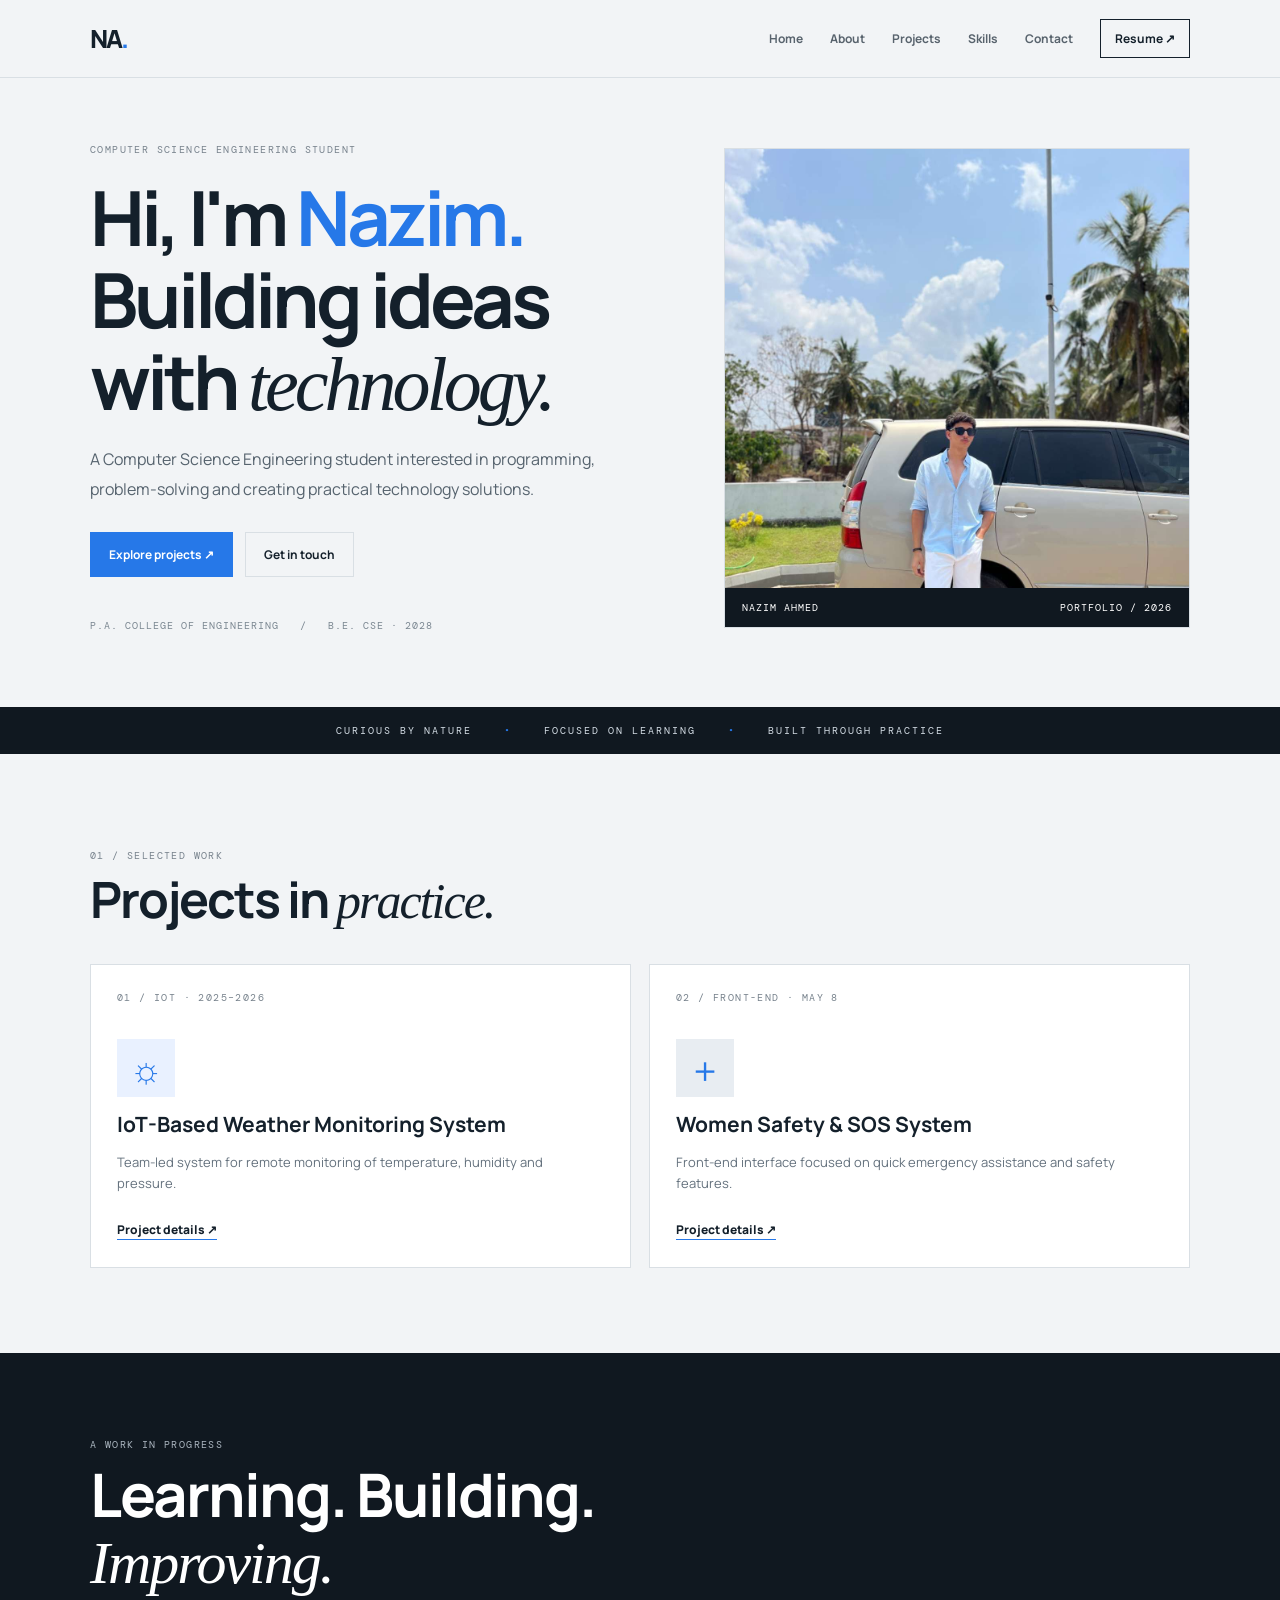
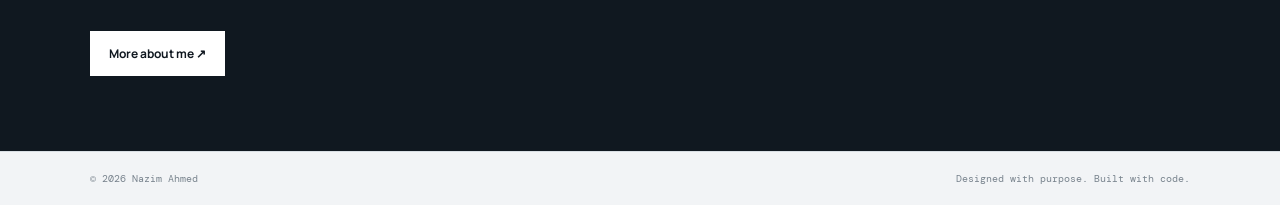
<file: index.html>
<!doctype html><html lang="en"><head><meta charset="UTF-8"><meta name="viewport" content="width=device-width, initial-scale=1"><meta name="description" content="Nazim Ahmed — Computer Science Engineering student portfolio"><link rel="stylesheet" href="style.css"><script src="script.js" defer></script><title>Nazim Ahmed | Portfolio</title></head><body><header><a class="logo" href="index.html">NA<span>.</span></a><button class="menu" aria-label="Toggle menu">☰</button><nav><a href="index.html">Home</a><a href="about.html">About</a><a href="projects.html">Projects</a><a href="skills.html">Skills</a><a href="contact.html">Contact</a><a class="resume" href="public/resume.pdf" target="_blank">Resume ↗</a></nav></header><main>
<section class="hero wrap"><div><p class="eyebrow">COMPUTER SCIENCE ENGINEERING STUDENT</p><h1>Hi, I'm <b>Nazim.</b><br>Building ideas<br>with <i>technology.</i></h1><p class="lead">A Computer Science Engineering student interested in programming, problem-solving and creating practical technology solutions.</p><div class="actions"><a class="btn" href="projects.html">Explore projects ↗</a><a class="btn outline" href="contact.html">Get in touch</a></div><p class="meta">P.A. COLLEGE OF ENGINEERING&nbsp;&nbsp; / &nbsp;&nbsp;B.E. CSE · 2028</p></div><div class="portrait"><img src="public/images/nazim-photo.jpg" alt="Nazim Ahmed"><div class="caption">NAZIM AHMED <span>PORTFOLIO / 2026</span></div></div></section>
<div class="ticker">CURIOUS BY NATURE <span>•</span> FOCUSED ON LEARNING <span>•</span> BUILT THROUGH PRACTICE</div>
<section class="wrap section"><div class="heading"><p class="eyebrow">01 / SELECTED WORK</p><h2>Projects in <i>practice.</i></h2></div><div class="cards"><article><small>01 / IOT · 2025–2026</small><div class="symbol">☼</div><h3>IoT-Based Weather Monitoring System</h3><p>Team-led system for remote monitoring of temperature, humidity and pressure.</p><a href="projects.html#weather">Project details ↗</a></article><article><small>02 / FRONT-END · MAY 8</small><div class="symbol pale">＋</div><h3>Women Safety &amp; SOS System</h3><p>Front-end interface focused on quick emergency assistance and safety features.</p><a href="projects.html#sos">Project details ↗</a></article></div></section>
<section class="dark"><div class="wrap"><p class="eyebrow">A WORK IN PROGRESS</p><h2>Learning. Building.<br><i>Improving.</i></h2><a class="btn light" href="about.html">More about me ↗</a></div></section></main><footer><span>© <span id="year"></span> Nazim Ahmed</span><span>Designed with purpose. Built with code.</span></footer></body></html>
</file>
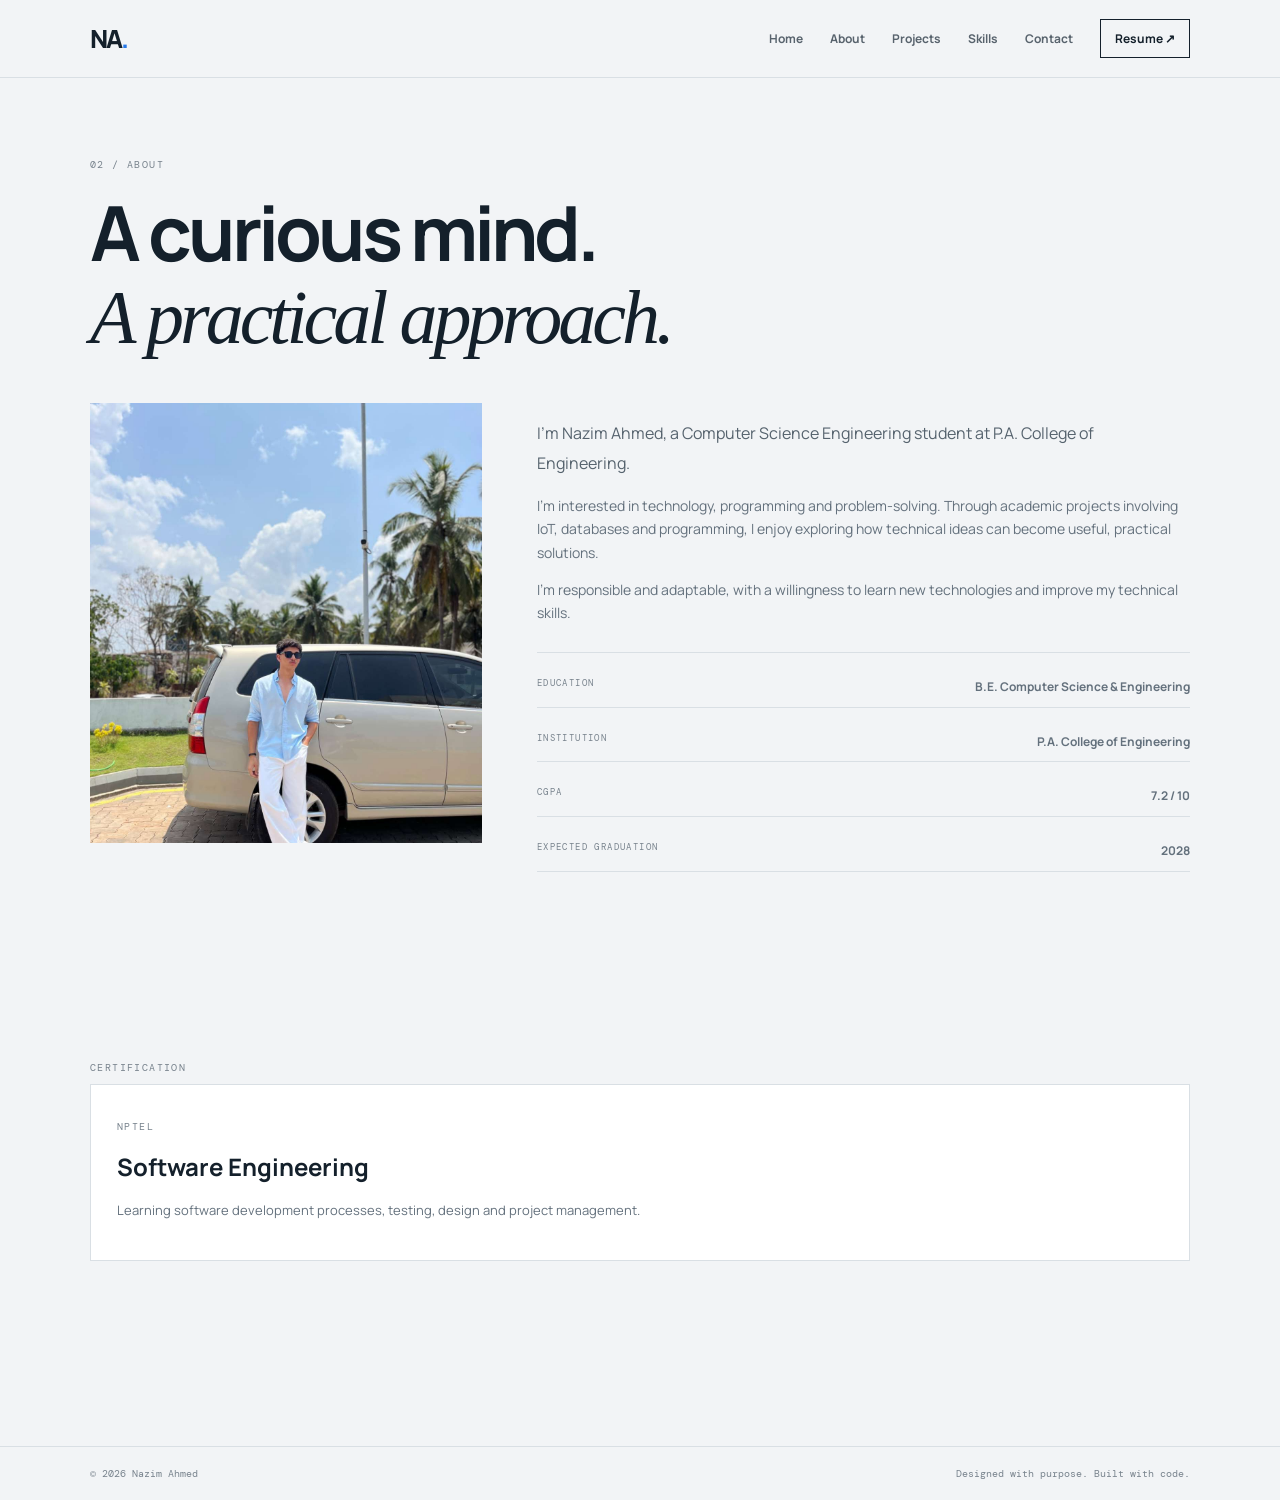
<file: about.html>
<!doctype html><html lang="en"><head><meta charset="UTF-8"><meta name="viewport" content="width=device-width, initial-scale=1"><meta name="description" content="Nazim Ahmed — Computer Science Engineering student portfolio"><link rel="stylesheet" href="style.css"><script src="script.js" defer></script><title>About | Nazim Ahmed</title></head><body><header><a class="logo" href="index.html">NA<span>.</span></a><button class="menu" aria-label="Toggle menu">☰</button><nav><a href="index.html">Home</a><a href="about.html">About</a><a href="projects.html">Projects</a><a href="skills.html">Skills</a><a href="contact.html">Contact</a><a class="resume" href="public/resume.pdf" target="_blank">Resume ↗</a></nav></header><main class="wrap inner"><p class="eyebrow">02 / ABOUT</p><h1>A curious mind.<br><i>A practical approach.</i></h1><div class="about"><img src="public/images/nazim-photo.jpg" alt="Nazim Ahmed"><div><p class="lead">I'm Nazim Ahmed, a Computer Science Engineering student at P.A. College of Engineering.</p><p>I'm interested in technology, programming and problem-solving. Through academic projects involving IoT, databases and programming, I enjoy exploring how technical ideas can become useful, practical solutions.</p><p>I'm responsible and adaptable, with a willingness to learn new technologies and improve my technical skills.</p><div class="facts"><p><small>EDUCATION</small><b>B.E. Computer Science &amp; Engineering</b></p><p><small>INSTITUTION</small><b>P.A. College of Engineering</b></p><p><small>CGPA</small><b>7.2 / 10</b></p><p><small>EXPECTED GRADUATION</small><b>2028</b></p></div></div></div><section class="section"><p class="eyebrow">CERTIFICATION</p><article class="credential"><small>NPTEL</small><h2>Software Engineering</h2><p>Learning software development processes, testing, design and project management.</p></article></section></main><footer><span>© <span id="year"></span> Nazim Ahmed</span><span>Designed with purpose. Built with code.</span></footer></body></html>
</file>
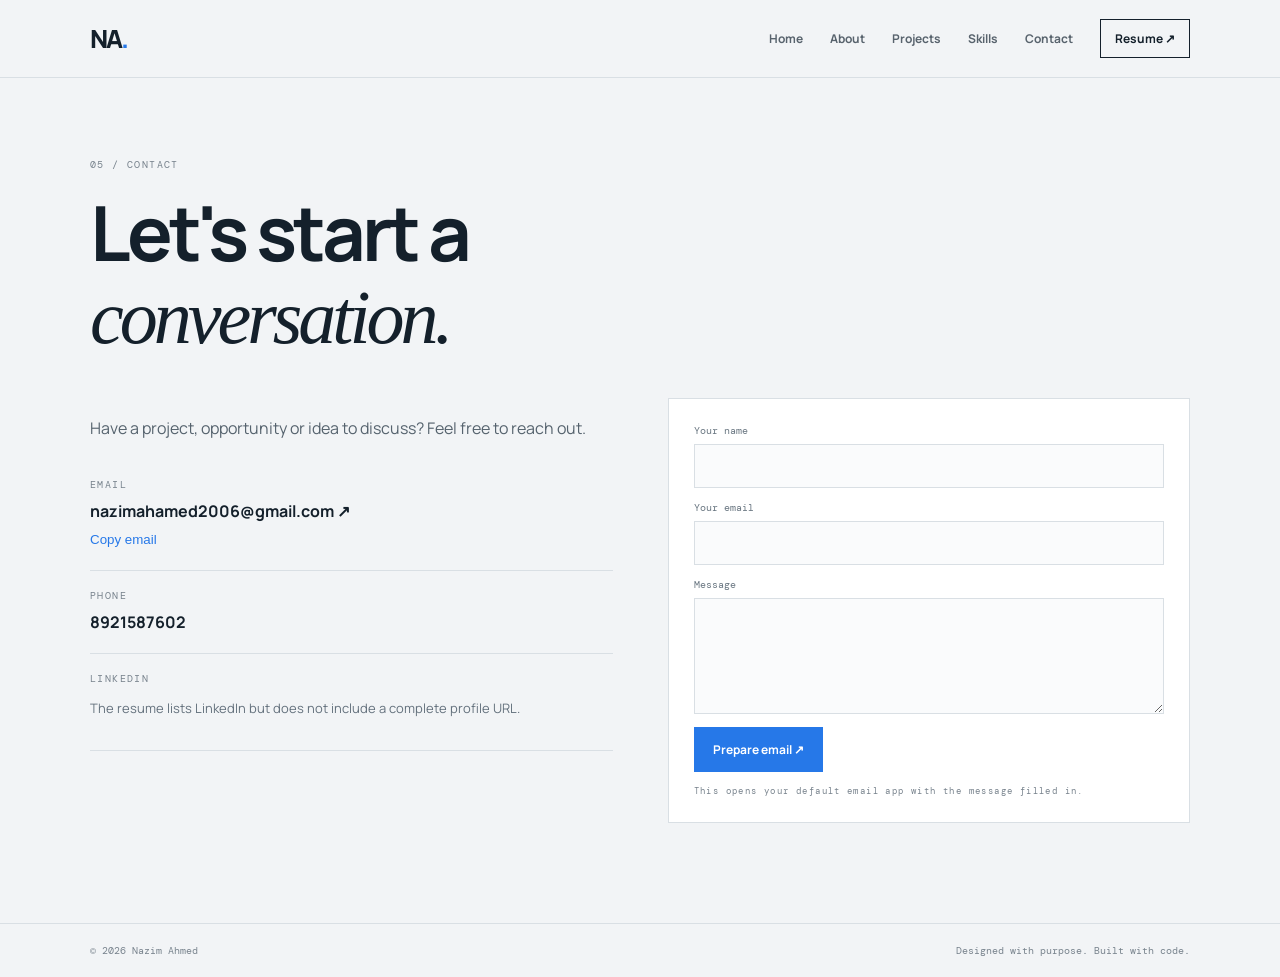
<file: contact.html>
<!doctype html><html lang="en"><head><meta charset="UTF-8"><meta name="viewport" content="width=device-width, initial-scale=1"><meta name="description" content="Nazim Ahmed — Computer Science Engineering student portfolio"><link rel="stylesheet" href="style.css"><script src="script.js" defer></script><title>Contact | Nazim Ahmed</title></head><body><header><a class="logo" href="index.html">NA<span>.</span></a><button class="menu" aria-label="Toggle menu">☰</button><nav><a href="index.html">Home</a><a href="about.html">About</a><a href="projects.html">Projects</a><a href="skills.html">Skills</a><a href="contact.html">Contact</a><a class="resume" href="public/resume.pdf" target="_blank">Resume ↗</a></nav></header><main class="wrap inner"><p class="eyebrow">05 / CONTACT</p><h1>Let's start a<br><i>conversation.</i></h1><div class="contact"><div><p class="lead">Have a project, opportunity or idea to discuss? Feel free to reach out.</p><div class="contact-item"><small>EMAIL</small><a href="mailto:nazimahamed2006@gmail.com">nazimahamed2006@gmail.com ↗</a><button id="copy">Copy email</button></div><div class="contact-item"><small>PHONE</small><a href="tel:8921587602">8921587602</a></div><div class="contact-item"><small>LINKEDIN</small><p>The resume lists LinkedIn but does not include a complete profile URL.</p></div></div><form id="contact-form"><label>Your name<input name="name" required></label><label>Your email<input name="email" type="email" required></label><label>Message<textarea name="message" rows="5" required></textarea></label><button class="btn" type="submit">Prepare email ↗</button><small>This opens your default email app with the message filled in.</small></form></div></main><footer><span>© <span id="year"></span> Nazim Ahmed</span><span>Designed with purpose. Built with code.</span></footer></body></html>
</file>
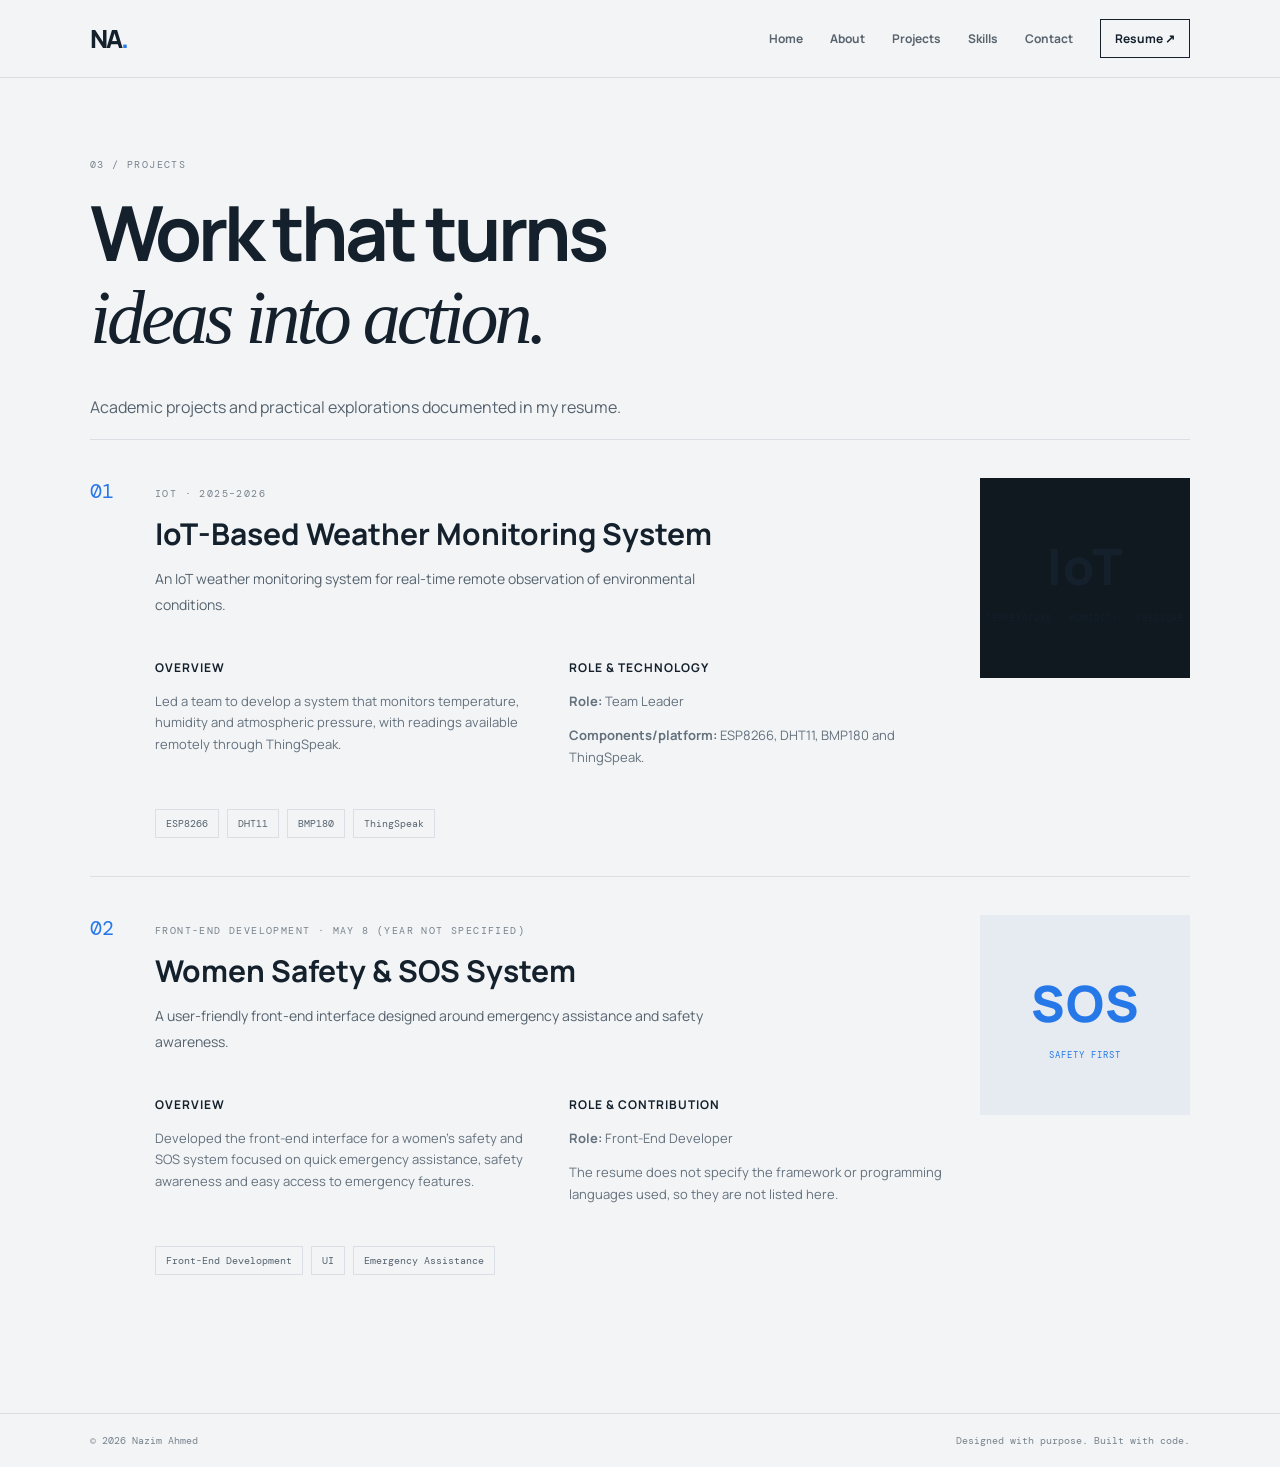
<file: projects.html>
<!doctype html><html lang="en"><head><meta charset="UTF-8"><meta name="viewport" content="width=device-width, initial-scale=1"><meta name="description" content="Nazim Ahmed — Computer Science Engineering student portfolio"><link rel="stylesheet" href="style.css"><script src="script.js" defer></script><title>Projects | Nazim Ahmed</title></head><body><header><a class="logo" href="index.html">NA<span>.</span></a><button class="menu" aria-label="Toggle menu">☰</button><nav><a href="index.html">Home</a><a href="about.html">About</a><a href="projects.html">Projects</a><a href="skills.html">Skills</a><a href="contact.html">Contact</a><a class="resume" href="public/resume.pdf" target="_blank">Resume ↗</a></nav></header><main class="wrap inner"><p class="eyebrow">03 / PROJECTS</p><h1>Work that turns<br><i>ideas into action.</i></h1><p class="lead">Academic projects and practical explorations documented in my resume.</p><article class="project" id="weather"><div class="number">01</div><div><small>IOT · 2025–2026</small><h2>IoT-Based Weather Monitoring System</h2><p class="lead">An IoT weather monitoring system for real-time remote observation of environmental conditions.</p><div class="two"><div><h3>Overview</h3><p>Led a team to develop a system that monitors temperature, humidity and atmospheric pressure, with readings available remotely through ThingSpeak.</p></div><div><h3>Role &amp; technology</h3><p><b>Role:</b> Team Leader</p><p><b>Components/platform:</b> ESP8266, DHT11, BMP180 and ThingSpeak.</p></div></div><div class="tags"><span>ESP8266</span><span>DHT11</span><span>BMP180</span><span>ThingSpeak</span></div></div><aside class="art"><b>IoT</b><span>TEMPERATURE · HUMIDITY · PRESSURE</span></aside></article>
<article class="project" id="sos"><div class="number">02</div><div><small>FRONT-END DEVELOPMENT · MAY 8 (YEAR NOT SPECIFIED)</small><h2>Women Safety &amp; SOS System</h2><p class="lead">A user-friendly front-end interface designed around emergency assistance and safety awareness.</p><div class="two"><div><h3>Overview</h3><p>Developed the front-end interface for a women’s safety and SOS system focused on quick emergency assistance, safety awareness and easy access to emergency features.</p></div><div><h3>Role &amp; contribution</h3><p><b>Role:</b> Front-End Developer</p><p>The resume does not specify the framework or programming languages used, so they are not listed here.</p></div></div><div class="tags"><span>Front-End Development</span><span>UI</span><span>Emergency Assistance</span></div></div><aside class="art sos"><b>SOS</b><span>SAFETY FIRST</span></aside></article></main><footer><span>© <span id="year"></span> Nazim Ahmed</span><span>Designed with purpose. Built with code.</span></footer></body></html>
</file>
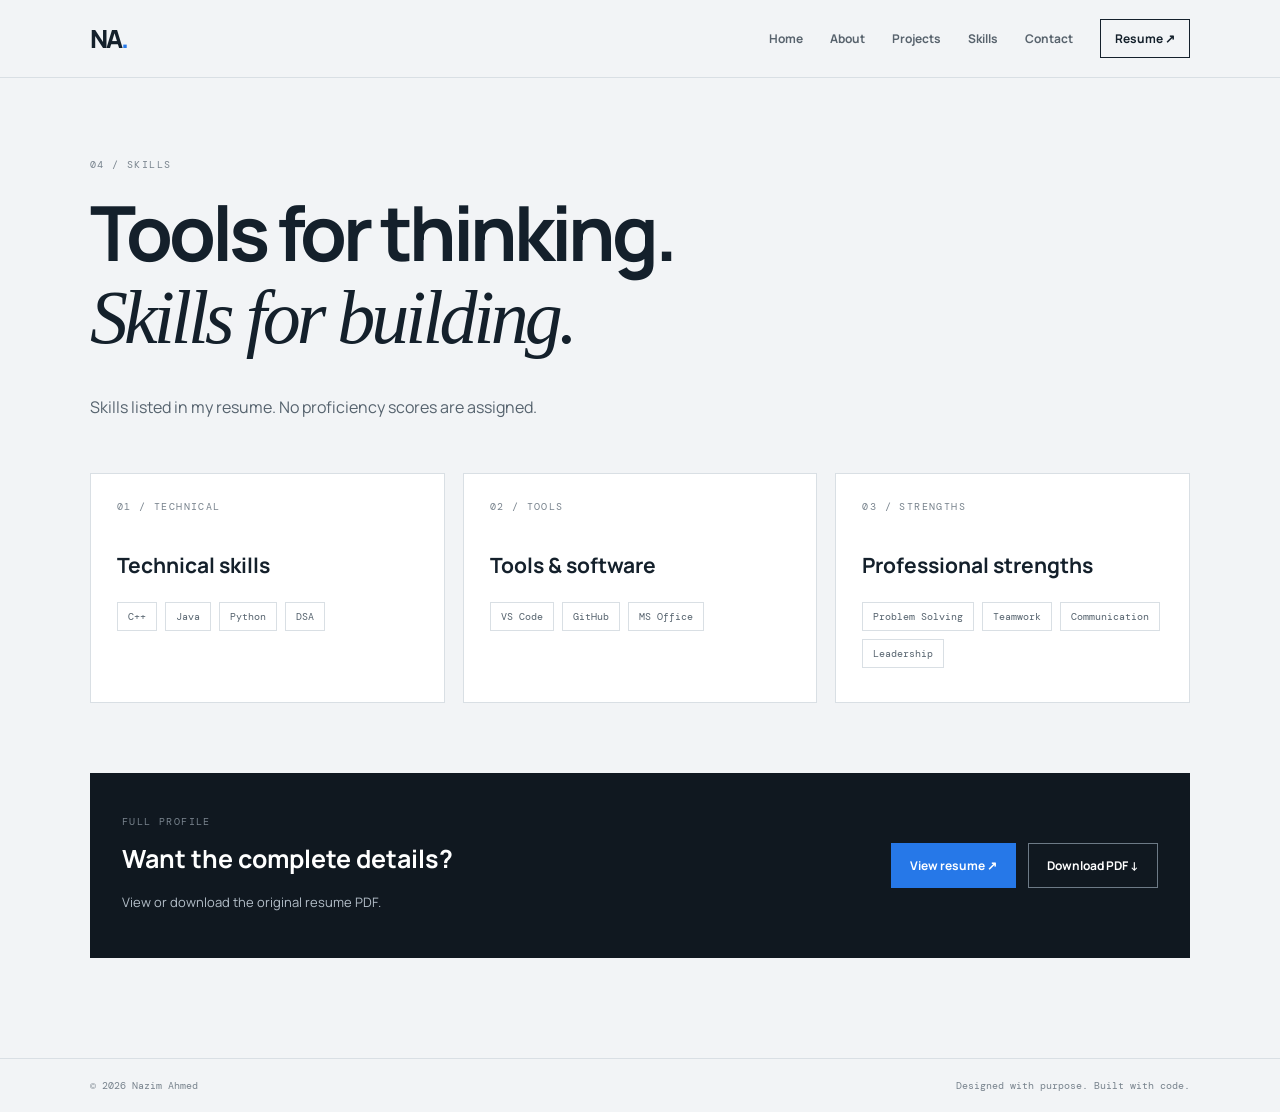
<file: skills.html>
<!doctype html><html lang="en"><head><meta charset="UTF-8"><meta name="viewport" content="width=device-width, initial-scale=1"><meta name="description" content="Nazim Ahmed — Computer Science Engineering student portfolio"><link rel="stylesheet" href="style.css"><script src="script.js" defer></script><title>Skills | Nazim Ahmed</title></head><body><header><a class="logo" href="index.html">NA<span>.</span></a><button class="menu" aria-label="Toggle menu">☰</button><nav><a href="index.html">Home</a><a href="about.html">About</a><a href="projects.html">Projects</a><a href="skills.html">Skills</a><a href="contact.html">Contact</a><a class="resume" href="public/resume.pdf" target="_blank">Resume ↗</a></nav></header><main class="wrap inner"><p class="eyebrow">04 / SKILLS</p><h1>Tools for thinking.<br><i>Skills for building.</i></h1><p class="lead">Skills listed in my resume. No proficiency scores are assigned.</p><div class="cards skillcards"><article><small>01 / TECHNICAL</small><h2>Technical skills</h2><div class="tags"><span>C++</span><span>Java</span><span>Python</span><span>DSA</span></div></article><article><small>02 / TOOLS</small><h2>Tools &amp; software</h2><div class="tags"><span>VS Code</span><span>GitHub</span><span>MS Office</span></div></article><article><small>03 / STRENGTHS</small><h2>Professional strengths</h2><div class="tags"><span>Problem Solving</span><span>Teamwork</span><span>Communication</span><span>Leadership</span></div></article></div><section class="resume-box"><div><p class="eyebrow">FULL PROFILE</p><h2>Want the complete details?</h2><p>View or download the original resume PDF.</p></div><div class="actions"><a class="btn" href="public/resume.pdf" target="_blank">View resume ↗</a><a class="btn outline light-outline" href="public/resume.pdf" download="Nazim-Ahmed-Resume.pdf">Download PDF ↓</a></div></section></main><footer><span>© <span id="year"></span> Nazim Ahmed</span><span>Designed with purpose. Built with code.</span></footer></body></html>
</file>
<file: style.css>
@import url('https://fonts.googleapis.com/css2?family=DM+Mono:wght@400;500&family=Manrope:wght@400;500;600;700;800&display=swap');
:root{--bg:#f2f4f6;--ink:#14202b;--muted:#64717d;--line:#d9dfe4;--dark:#101820;--blue:#2678e8;--white:#fff}*{box-sizing:border-box}html{scroll-behavior:smooth}body{margin:0;background:var(--bg);color:var(--ink);font-family:Manrope,Arial,sans-serif;line-height:1.65}a{color:inherit;text-decoration:none}.wrap{width:min(1100px,calc(100% - 44px));margin:auto}header{height:78px;padding:0 max(22px,calc((100% - 1100px)/2));display:flex;align-items:center;justify-content:space-between;border-bottom:1px solid var(--line);position:sticky;top:0;background:rgba(242,244,246,.97);z-index:4}.logo{font-size:25px;font-weight:800;letter-spacing:-2px}.logo span{color:var(--blue)}nav{display:flex;gap:27px;align-items:center;font-size:12px;font-weight:700;color:#58636d}nav a:hover{color:var(--blue)}nav .resume{border:1px solid var(--ink);padding:9px 14px;color:var(--ink)}.menu{display:none}.hero{min-height:625px;display:grid;grid-template-columns:1.1fr .9fr;gap:65px;align-items:center;padding-top:55px;padding-bottom:65px}.eyebrow,small{font:10px 'DM Mono',monospace;letter-spacing:1.4px;color:#78838d}.hero h1,.inner h1{font-size:clamp(48px,6.5vw,76px);line-height:1.08;letter-spacing:-4px;margin:20px 0}.hero h1 b{color:var(--blue)}h1 i,h2 i{font-family:Georgia,serif;font-weight:400}.lead{font-size:16px;color:#56636e;max-width:590px;line-height:1.85}.actions{display:flex;gap:12px;flex-wrap:wrap;margin:28px 0}.btn{display:inline-flex;align-items:center;justify-content:center;padding:13px 18px;background:var(--blue);color:white;border:1px solid var(--blue);font:700 12px Manrope;cursor:pointer}.btn:hover{background:#155fc4}.btn.outline{background:transparent;color:var(--ink);border-color:var(--line)}.meta{font:10px 'DM Mono';color:#7b8791;letter-spacing:1px;margin-top:42px}.portrait{height:480px;position:relative;border:1px solid var(--line);background:#dce3e8}.portrait img{width:100%;height:100%;object-fit:cover;object-position:center 28%}.caption{position:absolute;bottom:0;left:0;right:0;background:var(--dark);color:white;padding:13px 17px;font:10px 'DM Mono';letter-spacing:1px;display:flex;justify-content:space-between}.ticker{background:var(--dark);color:#d3dce4;text-align:center;padding:17px;font:10px 'DM Mono';letter-spacing:2px}.ticker span{color:var(--blue);padding:0 24px}.section{padding:85px 0}.heading h2,.dark h2{font-size:50px;line-height:1.1;letter-spacing:-2px;margin:8px 0 35px}.cards{display:grid;grid-template-columns:1fr 1fr;gap:18px}.cards article,.credential{background:white;border:1px solid var(--line);padding:26px;min-height:290px}.cards article small{display:block}.symbol{margin:35px 0 14px;width:58px;height:58px;background:#e9f1ff;color:var(--blue);display:grid;place-items:center;font-size:36px}.symbol.pale{background:#e8edf2}.cards h3{font-size:21px;line-height:1.3;margin:8px 0}.cards p,.credential p{font-size:13px;color:var(--muted)}.cards article>a{display:inline-block;margin-top:12px;border-bottom:1px solid var(--blue);font-size:12px;font-weight:800}.dark{background:var(--dark);color:white;padding:75px 0}.dark .eyebrow{color:#aab5bf}.dark h2{font-size:60px}.btn.light{background:white;color:var(--dark);border-color:white}footer{border-top:1px solid var(--line);padding:20px max(22px,calc((100% - 1100px)/2));display:flex;justify-content:space-between;gap:20px;flex-wrap:wrap;color:#78838d;font:10px 'DM Mono'}.inner{padding-top:70px;padding-bottom:100px}.inner h1{margin-bottom:35px}.about{display:grid;grid-template-columns:.75fr 1.25fr;gap:55px;align-items:start;margin:45px 0 80px}.about>img{width:100%;height:440px;object-fit:cover;object-position:center 25%}.about p:not(.lead){font-size:14px;color:var(--muted)}.facts{border-top:1px solid var(--line);margin-top:28px}.facts p{display:flex;justify-content:space-between;gap:15px;border-bottom:1px solid var(--line);padding:10px 0}.facts b{font-size:12px;text-align:right}.facts small{font-size:9px}.credential{min-height:0}.credential h2{margin:10px 0}.project{display:grid;grid-template-columns:45px 1fr 210px;gap:20px;padding:38px 0;border-top:1px solid var(--line)}.number{font:20px 'DM Mono';color:var(--blue)}.project h2{font-size:30px;line-height:1.2;margin:12px 0}.project .lead{font-size:14px}.two{display:grid;grid-template-columns:1fr 1fr;gap:22px;margin:28px 0}.two h3{font-size:12px;text-transform:uppercase;letter-spacing:1px}.two p{font-size:13px;color:var(--muted)}.tags{display:flex;flex-wrap:wrap;gap:8px;margin-top:20px}.tags span{border:1px solid var(--line);padding:7px 10px;font:10px 'DM Mono';color:#56636e}.art{background:var(--dark);color:var(--blue2);height:200px;display:flex;flex-direction:column;justify-content:center;align-items:center;gap:12px;font:9px 'DM Mono';letter-spacing:1px}.art b{font:800 50px Manrope}.art.sos{background:#e5ebf1;color:var(--blue)}.skillcards{grid-template-columns:repeat(3,1fr);margin:50px 0 70px}.skillcards article{min-height:230px}.skillcards h2{font-size:21px;margin-top:35px}.resume-box{background:var(--dark);color:white;padding:32px;display:flex;align-items:center;justify-content:space-between;gap:25px}.resume-box h2{margin:5px 0;font-size:25px}.resume-box p:not(.eyebrow){font-size:13px;color:#b3bec8}.light-outline{border-color:#6d7a86!important;color:white!important}.contact{display:grid;grid-template-columns:1fr 1fr;gap:55px;margin-top:40px}.contact-item{border-bottom:1px solid var(--line);padding:18px 0}.contact-item small{display:block}.contact-item>a{display:block;font-weight:700;margin-top:7px}.contact-item button{margin-top:8px;background:none;border:0;padding:0;color:var(--blue);cursor:pointer}.contact-item p{font-size:13px;color:var(--muted)}form{background:white;border:1px solid var(--line);padding:25px;display:flex;flex-direction:column;gap:13px}form label{font:10px 'DM Mono';color:#697681;display:flex;flex-direction:column;gap:7px}input,textarea{font:13px Manrope;padding:12px;border:1px solid var(--line);background:#fafbfc}form .btn{align-self:flex-start}form small{font-size:9px}
@media(max-width:760px){header{height:68px}.menu{display:block;background:none;border:0;font-size:23px}nav{display:none;position:absolute;top:67px;left:0;right:0;padding:20px;background:var(--bg);flex-direction:column;align-items:flex-start;border-bottom:1px solid var(--line)}nav.open{display:flex}.hero,.about,.contact{grid-template-columns:1fr;gap:28px}.hero{padding-top:40px}.portrait{height:430px;max-width:450px}.cards,.skillcards{grid-template-columns:1fr}.project{grid-template-columns:30px 1fr}.art{grid-column:2}.two{grid-template-columns:1fr}.resume-box{align-items:flex-start;flex-direction:column}.dark h2{font-size:48px}.inner h1{font-size:48px;letter-spacing:-2px}.ticker{font-size:8px;letter-spacing:1px}.ticker span{padding:0 6px}footer{flex-direction:column}.facts p{flex-direction:column;gap:3px}.facts b{text-align:left}}
</file>
